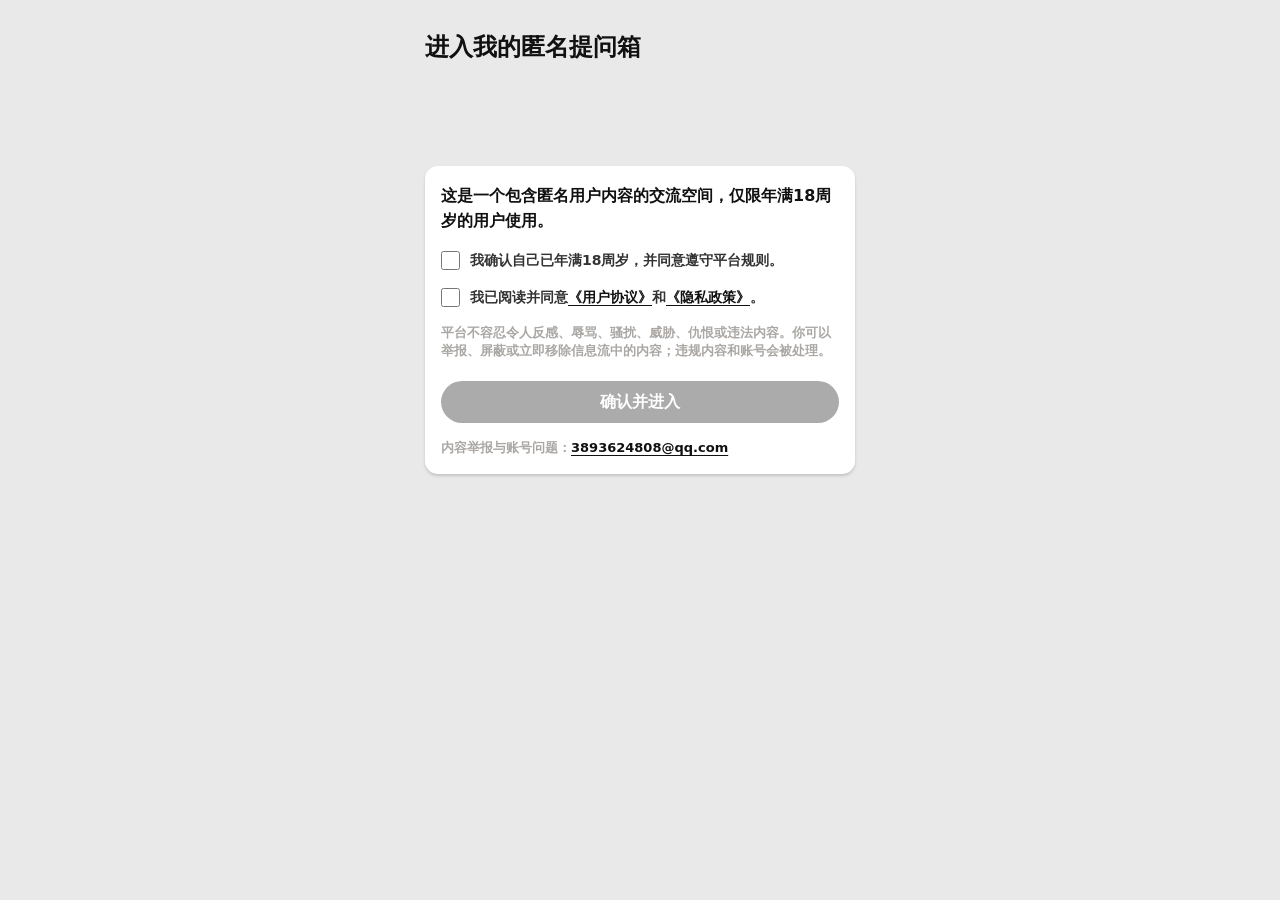
<file: index.html>
<!doctype html>
<html lang="zh-CN">
<head>
  <meta charset="UTF-8">
  <meta name="viewport" content="width=device-width, initial-scale=1.0, viewport-fit=cover">
  <meta http-equiv="Cache-Control" content="no-store">
  <meta name="theme-color" content="#ececec">
  <script src="./config.js"></script>

  <title>提问箱</title>
  <script type="importmap">
    {
      "imports": {
        "@supabase/supabase-js": "https://cdn.jsdelivr.net/npm/@supabase/supabase-js@2/+esm"
      }
    }
  </script>
  <script type="module" crossorigin src="./assets/index-DbOsFw3S.js"></script>
  <link rel="stylesheet" crossorigin href="./assets/index-ClbvQKIW.css">
</head>
<body>
  <main id="app" class="app-shell" aria-live="polite"></main>
  <div id="toast" class="toast" role="status"></div>
</body>
</html>
</file>
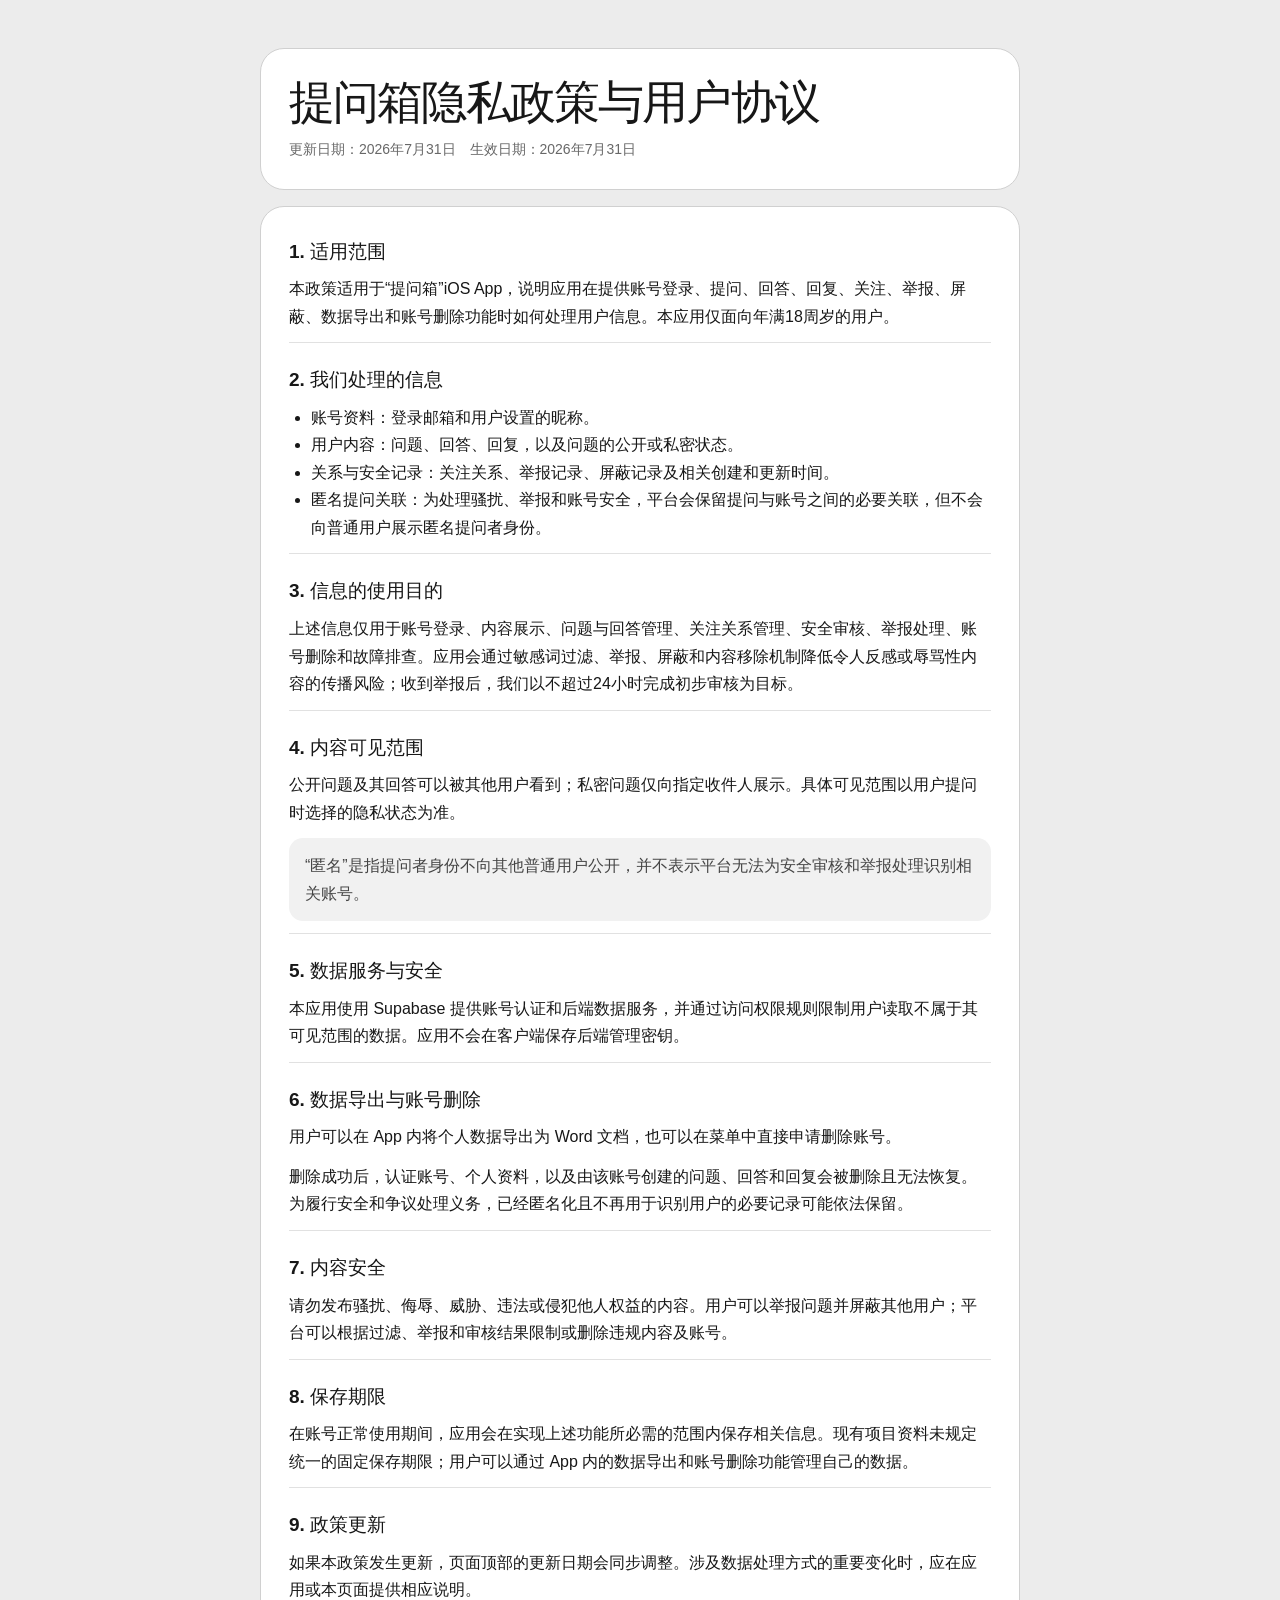
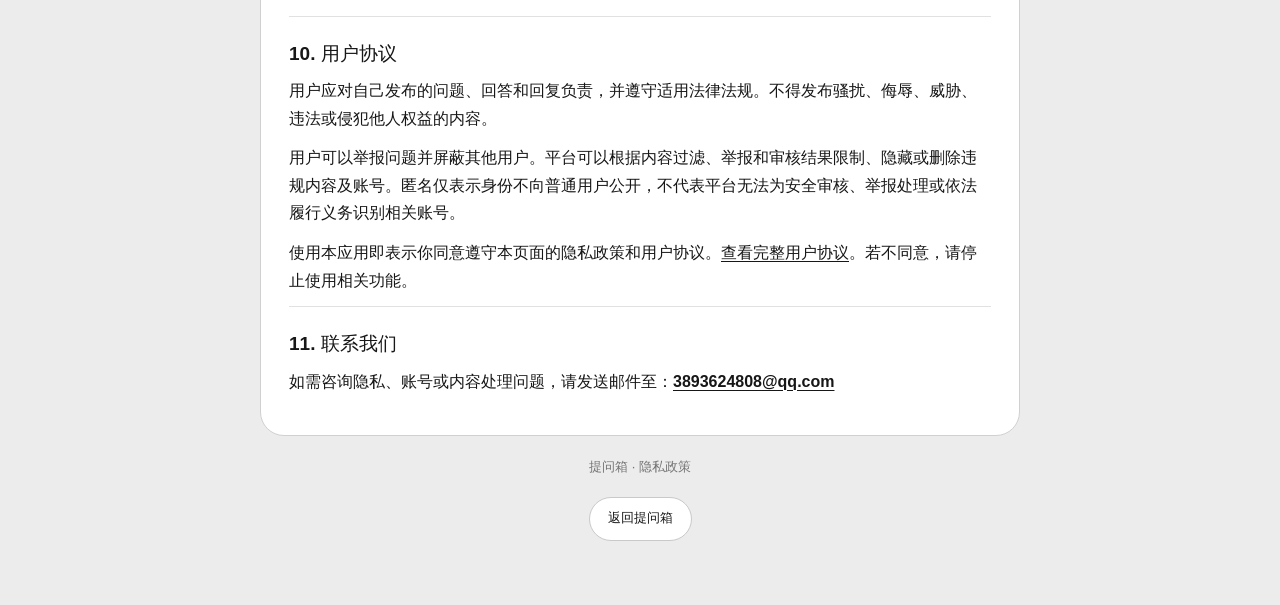
<file: privacy.html>
<!doctype html>
<html lang="zh-CN">
<head>
  <meta charset="UTF-8">
  <meta name="viewport" content="width=device-width, initial-scale=1, viewport-fit=cover">
  <meta name="color-scheme" content="light">
  <meta name="theme-color" content="#ececec">
  <title>提问箱隐私政策与用户协议</title>
  <style>
    :root {
      font-family: -apple-system, BlinkMacSystemFont, "SF Pro Text", "PingFang SC", "Helvetica Neue", sans-serif;
      color: #171717;
      background: #ececec;
      font-synthesis: none;
    }

    * { box-sizing: border-box; }

    body {
      margin: 0;
      min-height: 100vh;
      background: #ececec;
      line-height: 1.72;
      -webkit-font-smoothing: antialiased;
    }

    main {
      width: min(760px, calc(100% - 32px));
      margin: 0 auto;
      padding: max(48px, env(safe-area-inset-top)) 0 max(64px, env(safe-area-inset-bottom));
    }

    header {
      padding: 28px;
      margin-bottom: 16px;
      border: 1px solid #d0d0d0;
      border-radius: 24px;
      background: #fff;
    }

    h1 {
      margin: 0 0 8px;
      font-size: clamp(30px, 7vw, 46px);
      line-height: 1.12;
      letter-spacing: -0.04em;
    }

    .date {
      margin: 0;
      color: #686868;
      font-size: 14px;
    }

    article {
      padding: 8px 28px 28px;
      border: 1px solid #d0d0d0;
      border-radius: 24px;
      background: #fff;
    }

    section {
      padding-top: 24px;
    }

    section + section {
      margin-top: 4px;
      border-top: 1px solid #e1e1e1;
    }

    h2 {
      margin: 0 0 10px;
      font-size: 19px;
      line-height: 1.4;
    }

    p, li {
      font-size: 16px;
    }

    p {
      margin: 0 0 12px;
    }

    ul {
      margin: 0 0 12px;
      padding-left: 22px;
    }

    a {
      color: #171717;
      font-weight: 700;
      text-decoration-thickness: 1px;
      text-underline-offset: 3px;
    }

    .note {
      padding: 14px 16px;
      border-radius: 14px;
      background: #f1f1f1;
      color: #454545;
    }

    footer {
      padding: 20px 8px 0;
      color: #747474;
      text-align: center;
      font-size: 13px;
    }

    .back-link {
      display: inline-flex;
      align-items: center;
      justify-content: center;
      min-height: 44px;
      margin-top: 18px;
      padding: 0 18px;
      border: 1px solid #c9c9c9;
      border-radius: 999px;
      background: #fff;
      text-decoration: none;
    }

    @media (max-width: 520px) {
      main { width: min(100% - 20px, 760px); padding-top: max(20px, env(safe-area-inset-top)); }
      header { padding: 24px 20px; border-radius: 20px; }
      article { padding: 4px 20px 24px; border-radius: 20px; }
    }
  </style>
</head>
<body>
  <main>
    <header>
      <h1>提问箱隐私政策与用户协议</h1>
      <p class="date">更新日期：2026年7月31日　生效日期：2026年7月31日</p>
    </header>

    <article>
      <section>
        <h2>1. 适用范围</h2>
        <p>本政策适用于“提问箱”iOS App，说明应用在提供账号登录、提问、回答、回复、关注、举报、屏蔽、数据导出和账号删除功能时如何处理用户信息。本应用仅面向年满18周岁的用户。</p>
      </section>

      <section>
        <h2>2. 我们处理的信息</h2>
        <ul>
          <li>账号资料：登录邮箱和用户设置的昵称。</li>
          <li>用户内容：问题、回答、回复，以及问题的公开或私密状态。</li>
          <li>关系与安全记录：关注关系、举报记录、屏蔽记录及相关创建和更新时间。</li>
          <li>匿名提问关联：为处理骚扰、举报和账号安全，平台会保留提问与账号之间的必要关联，但不会向普通用户展示匿名提问者身份。</li>
        </ul>
      </section>

      <section>
        <h2>3. 信息的使用目的</h2>
        <p>上述信息仅用于账号登录、内容展示、问题与回答管理、关注关系管理、安全审核、举报处理、账号删除和故障排查。应用会通过敏感词过滤、举报、屏蔽和内容移除机制降低令人反感或辱骂性内容的传播风险；收到举报后，我们以不超过24小时完成初步审核为目标。</p>
      </section>

      <section>
        <h2>4. 内容可见范围</h2>
        <p>公开问题及其回答可以被其他用户看到；私密问题仅向指定收件人展示。具体可见范围以用户提问时选择的隐私状态为准。</p>
        <p class="note">“匿名”是指提问者身份不向其他普通用户公开，并不表示平台无法为安全审核和举报处理识别相关账号。</p>
      </section>

      <section>
        <h2>5. 数据服务与安全</h2>
        <p>本应用使用 Supabase 提供账号认证和后端数据服务，并通过访问权限规则限制用户读取不属于其可见范围的数据。应用不会在客户端保存后端管理密钥。</p>
      </section>

      <section>
        <h2>6. 数据导出与账号删除</h2>
        <p>用户可以在 App 内将个人数据导出为 Word 文档，也可以在菜单中直接申请删除账号。</p>
        <p>删除成功后，认证账号、个人资料，以及由该账号创建的问题、回答和回复会被删除且无法恢复。为履行安全和争议处理义务，已经匿名化且不再用于识别用户的必要记录可能依法保留。</p>
      </section>

      <section>
        <h2>7. 内容安全</h2>
        <p>请勿发布骚扰、侮辱、威胁、违法或侵犯他人权益的内容。用户可以举报问题并屏蔽其他用户；平台可以根据过滤、举报和审核结果限制或删除违规内容及账号。</p>
      </section>

      <section>
        <h2>8. 保存期限</h2>
        <p>在账号正常使用期间，应用会在实现上述功能所必需的范围内保存相关信息。现有项目资料未规定统一的固定保存期限；用户可以通过 App 内的数据导出和账号删除功能管理自己的数据。</p>
      </section>

      <section>
        <h2>9. 政策更新</h2>
        <p>如果本政策发生更新，页面顶部的更新日期会同步调整。涉及数据处理方式的重要变化时，应在应用或本页面提供相应说明。</p>
      </section>

      <section>
        <h2>10. 用户协议</h2>
        <p>用户应对自己发布的问题、回答和回复负责，并遵守适用法律法规。不得发布骚扰、侮辱、威胁、违法或侵犯他人权益的内容。</p>
        <p>用户可以举报问题并屏蔽其他用户。平台可以根据内容过滤、举报和审核结果限制、隐藏或删除违规内容及账号。匿名仅表示身份不向普通用户公开，不代表平台无法为安全审核、举报处理或依法履行义务识别相关账号。</p>
        <p>使用本应用即表示你同意遵守本页面的隐私政策和用户协议。<a href="terms.html">查看完整用户协议</a>。若不同意，请停止使用相关功能。</p>
      </section>

      <section>
        <h2>11. 联系我们</h2>
        <p>如需咨询隐私、账号或内容处理问题，请发送邮件至：<a href="mailto:3893624808@qq.com">3893624808@qq.com</a></p>
      </section>
    </article>

    <footer>
      <div>提问箱 · 隐私政策</div>
      <a class="back-link" href="./">返回提问箱</a>
    </footer>
  </main>
</body>
</html>
</file>
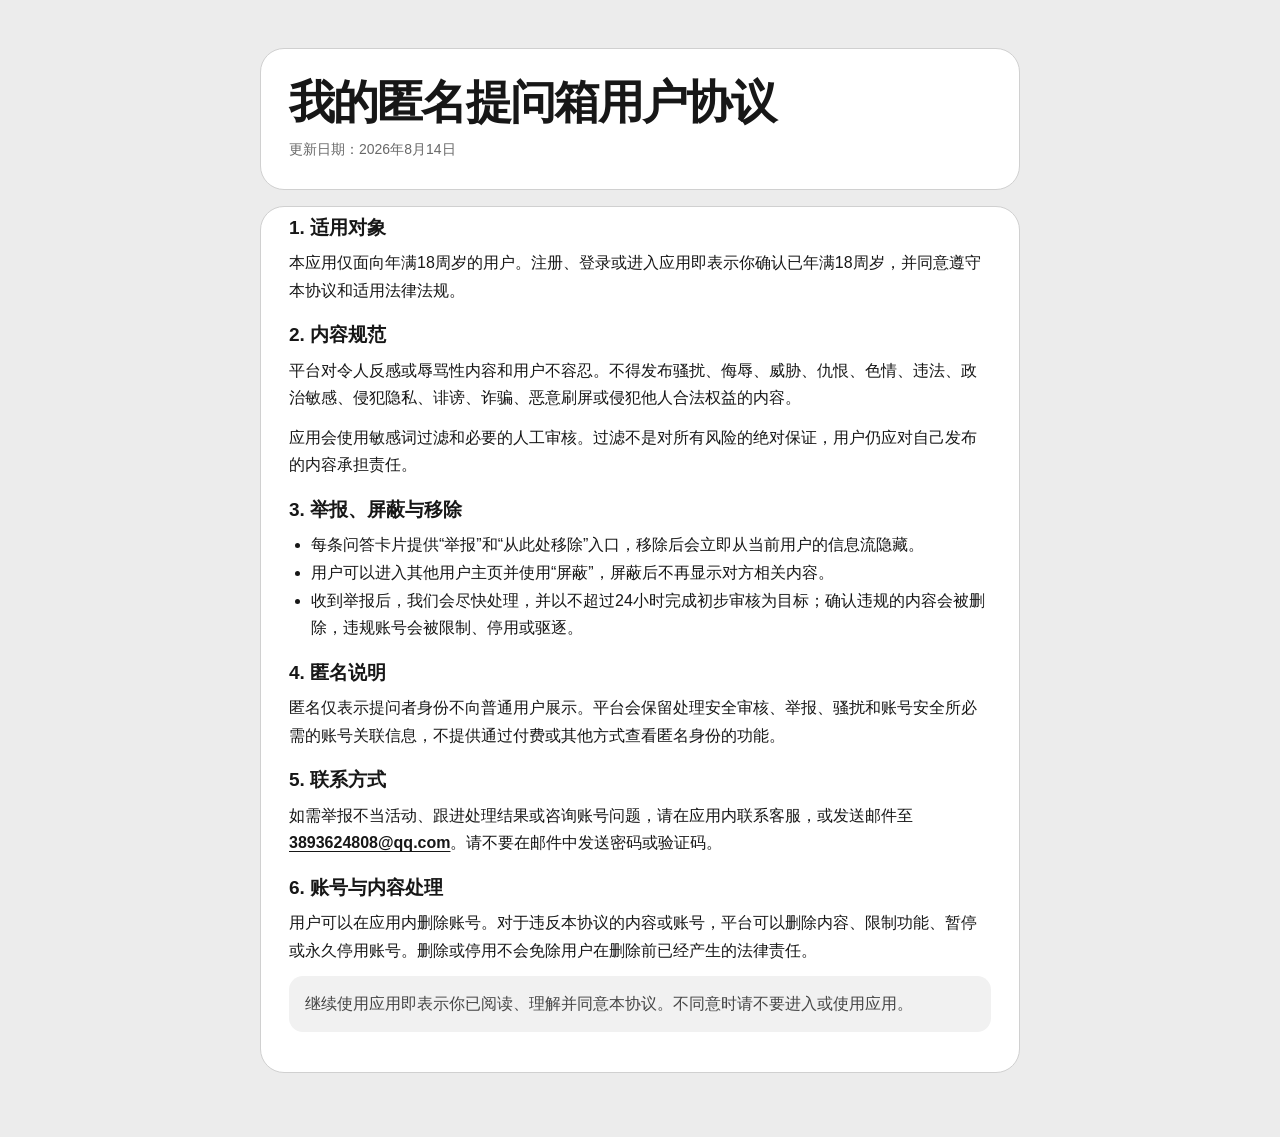
<file: terms.html>
<!doctype html>
<html lang="zh-CN">
<head>
  <meta charset="UTF-8">
  <meta name="viewport" content="width=device-width, initial-scale=1, viewport-fit=cover">
  <meta name="color-scheme" content="light">
  <title>我的匿名提问箱用户协议</title>
  <style>
    :root { font-family: -apple-system, BlinkMacSystemFont, "SF Pro Text", "PingFang SC", sans-serif; color: #171717; background: #ececec; }
    * { box-sizing: border-box; }
    body { margin: 0; line-height: 1.72; background: #ececec; }
    main { width: min(760px, calc(100% - 32px)); margin: 0 auto; padding: max(48px, env(safe-area-inset-top)) 0 max(64px, env(safe-area-inset-bottom)); }
    header, article { border: 1px solid #d0d0d0; border-radius: 24px; background: #fff; }
    header { padding: 28px; margin-bottom: 16px; }
    article { padding: 8px 28px 28px; }
    h1 { margin: 0 0 8px; font-size: clamp(30px, 7vw, 46px); line-height: 1.12; letter-spacing: -.04em; }
    h2 { margin: 18px 0 8px; font-size: 19px; line-height: 1.4; }
    h2:first-child { margin-top: 0; }
    p, li { font-size: 16px; }
    p { margin: 0 0 12px; }
    ul { margin: 0 0 12px; padding-left: 22px; }
    .date { margin: 0; color: #686868; font-size: 14px; }
    .note { padding: 14px 16px; border-radius: 14px; background: #f1f1f1; color: #454545; }
    a { color: #171717; font-weight: 700; text-underline-offset: 3px; }
  </style>
</head>
<body>
  <main>
    <header>
      <h1>我的匿名提问箱用户协议</h1>
      <p class="date">更新日期：2026年8月14日</p>
    </header>
    <article>
      <h2>1. 适用对象</h2>
      <p>本应用仅面向年满18周岁的用户。注册、登录或进入应用即表示你确认已年满18周岁，并同意遵守本协议和适用法律法规。</p>

      <h2>2. 内容规范</h2>
      <p>平台对令人反感或辱骂性内容和用户不容忍。不得发布骚扰、侮辱、威胁、仇恨、色情、违法、政治敏感、侵犯隐私、诽谤、诈骗、恶意刷屏或侵犯他人合法权益的内容。</p>
      <p>应用会使用敏感词过滤和必要的人工审核。过滤不是对所有风险的绝对保证，用户仍应对自己发布的内容承担责任。</p>

      <h2>3. 举报、屏蔽与移除</h2>
      <ul>
        <li>每条问答卡片提供“举报”和“从此处移除”入口，移除后会立即从当前用户的信息流隐藏。</li>
        <li>用户可以进入其他用户主页并使用“屏蔽”，屏蔽后不再显示对方相关内容。</li>
        <li>收到举报后，我们会尽快处理，并以不超过24小时完成初步审核为目标；确认违规的内容会被删除，违规账号会被限制、停用或驱逐。</li>
      </ul>

      <h2>4. 匿名说明</h2>
      <p>匿名仅表示提问者身份不向普通用户展示。平台会保留处理安全审核、举报、骚扰和账号安全所必需的账号关联信息，不提供通过付费或其他方式查看匿名身份的功能。</p>

      <h2>5. 联系方式</h2>
      <p>如需举报不当活动、跟进处理结果或咨询账号问题，请在应用内联系客服，或发送邮件至 <a href="mailto:3893624808@qq.com">3893624808@qq.com</a>。请不要在邮件中发送密码或验证码。</p>

      <h2>6. 账号与内容处理</h2>
      <p>用户可以在应用内删除账号。对于违反本协议的内容或账号，平台可以删除内容、限制功能、暂停或永久停用账号。删除或停用不会免除用户在删除前已经产生的法律责任。</p>
      <p class="note">继续使用应用即表示你已阅读、理解并同意本协议。不同意时请不要进入或使用应用。</p>
    </article>
  </main>
</body>
</html>
</file>
<file: assets/index-ClbvQKIW.css>
:root{color-scheme:light;--bg: #e9e9e9;--card: #fff;--ink: #111;--muted: #aaa7a4;--soft-shadow: 0 2px 3px rgba(0,0,0,.16);--lift-shadow: 0 12px 22px rgba(0,0,0,.12);--card-radius: 16px;--card-gap: 6px;--card-bridge-inset: 52px;--card-notch-radius: 3px;--connector-delay: 80ms;--connector-fade: .12s;font-family:PingFang SC,Hiragino Sans GB,Hiragino Sans,system-ui,-apple-system,sans-serif}*{box-sizing:border-box}html,body{margin:0;min-height:100%;background:var(--bg);color:var(--ink);font-family:PingFang SC,Hiragino Sans GB,Hiragino Sans,system-ui,-apple-system,sans-serif}body{overflow:hidden}button,textarea,input{font:inherit;font-family:inherit}button{border:0;padding:0;background:none;color:inherit;cursor:pointer;-webkit-tap-highlight-color:transparent}.app-shell{position:relative;width:100vw;height:100vh;height:100svh;overflow:hidden;background:var(--bg)}.screen{--rubber-y: 0px;height:100%;overflow:auto;padding:calc(18px + env(safe-area-inset-top)) max(22px,env(safe-area-inset-right)) calc(104px + env(safe-area-inset-bottom)) max(22px,env(safe-area-inset-left));scrollbar-width:none;overscroll-behavior:contain;transform:translate3d(0,calc(var(--rubber-y) * -1),0);transform-origin:50% 48%;transition:transform .62s cubic-bezier(.18,.88,.16,1),filter .62s cubic-bezier(.18,.88,.16,1)}.screen::-webkit-scrollbar{display:none}.app-shell.menu-open .screen{transform:translate3d(0,8px,0) scale(.94);filter:blur(4px);pointer-events:none}.app-shell.menu-open .bottom-nav{transform:none;filter:blur(4px);transition:filter .62s cubic-bezier(.18,.88,.16,1);pointer-events:none}.app-shell.menu-open .topbar{opacity:0}.topbar{max-width:430px;margin:0 auto;min-height:62px;position:relative;display:block}.brand{position:absolute;left:6px;top:3px;width:max-content;min-width:max-content;max-width:none;text-align:left;font-size:22px;line-height:30px;font-weight:900;letter-spacing:0;text-decoration:underline dotted;text-underline-offset:4px;text-decoration-thickness:3px;white-space:nowrap;overflow:visible}.brand:after{display:none}.top-actions{position:absolute;right:0;top:11px;display:flex;gap:26px;color:var(--muted);font-size:16px;line-height:1.2;font-weight:800}.top-actions button{text-decoration:underline;text-underline-offset:3px}.square-heading{max-width:430px;margin:-4px auto 21px;color:#111;font-weight:900;text-align:center;text-decoration:underline;text-underline-offset:4px}.plaza-switch,.globe-tabs{max-width:430px;min-height:33px;margin:2px auto 24px;display:flex;align-items:center;gap:28px;color:var(--muted);font-size:17px;font-weight:900}.plaza-switch button,.globe-tabs button{min-height:44px;margin:-6px -8px;padding:6px 8px;line-height:24px;text-decoration:underline;text-underline-offset:4px}.plaza-switch .active,.globe-tabs .active{color:#111;text-decoration:underline;text-underline-offset:4px}.tabs{max-width:430px;position:relative;height:33px;margin:7px auto 19px}.tab-pill{position:absolute;top:0;height:33px;border-radius:11px;background:var(--card);box-shadow:0 3px 3px #0000001f;font-size:16px;line-height:16px;font-weight:900;color:#0b0b0b;white-space:nowrap;overflow:hidden;transition:left .5s cubic-bezier(.2,.8,.2,1),width .5s cubic-bezier(.2,.8,.2,1),transform .22s cubic-bezier(.2,.9,.18,1)}.tab-pill:first-child{left:0;width:calc(100% - 81px);display:flex;align-items:center;justify-content:flex-start;padding-left:20px}.tab-pill:nth-child(2){left:calc(100% - 73px);width:73px;display:flex;align-items:center;justify-content:flex-end;padding-right:20px}.tabs.sent .tab-pill:first-child{width:73px}.tabs.sent .tab-pill:nth-child(2){left:81px;width:calc(100% - 81px)}.tab-pill:active,.tab-pill.is-pressing{transform:translateY(2px) scale(.985)}.tab-pill.is-switching{transition:left .5s cubic-bezier(.2,.8,.2,1),width .5s cubic-bezier(.2,.8,.2,1),transform .2s cubic-bezier(.2,.9,.18,1)}.feed{max-width:430px;margin:0 auto}.empty{margin-top:44px;text-align:center;color:var(--muted);font-weight:800}.feed-end{width:96px;height:2px;margin:34px auto 0;border-radius:999px;background:#050505}.follow-list,.directory-list{max-width:430px;margin:0 auto;padding:0 4px;display:flex;flex-direction:column;align-items:flex-start;gap:12px}.follow-row,.directory-row{width:100%;min-height:34px;padding:0;border-radius:0;background:transparent;box-shadow:none;display:flex;align-items:center;justify-content:flex-start;text-align:left}.follow-row:has(.fusion-left:active){transform:translateY(2px) scale(.99)}.fusion-wrap{position:relative;display:flex;width:100%;align-items:stretch}.fusion-wrap svg{position:absolute;top:0;right:0;bottom:0;left:0;width:100%;height:100%;overflow:visible}.fusion-wrap path{fill:#fff}.fusion-left,.fusion-right{position:relative;z-index:1;display:flex;flex:1 1 0%;min-width:0;align-items:center;padding:6px 14px;font-size:14px;line-height:1.3;color:#2d2d2d;white-space:nowrap;overflow:hidden;text-overflow:ellipsis;font-weight:500}.fusion-left{padding-left:10px;padding-right:20px;justify-content:flex-start;color:#000}.fusion-right{padding-left:20px;padding-right:10px;justify-content:flex-start;color:#888;text-decoration:none;touch-action:manipulation;-webkit-tap-highlight-color:transparent}.fusion-right.is-empty{text-decoration:none}.profile-panel{width:100%;max-width:430px;margin:0 auto}.profile-head{width:100%;min-height:45px;margin-bottom:9px;padding-top:30px;position:relative}.profile-back{position:absolute;left:0;top:2px;font-size:32px;line-height:1;color:#555}.profile-top-actions{position:absolute;right:0;top:12px;display:flex;gap:18px;color:var(--muted);font-size:16px;line-height:1.2;font-weight:800}.profile-top-actions button{text-decoration:underline;text-underline-offset:3px}.profile-username{position:absolute;left:30px;top:10px;font-size:18px;line-height:1;font-weight:900;width:max-content;max-width:none;white-space:nowrap;overflow:visible}.follow-toggle{white-space:nowrap;color:var(--muted);font-size:inherit;font-weight:900;text-decoration:underline;text-underline-offset:3px}.follow-toggle.following{color:#111;text-decoration:none}.profile-feed{max-width:none}.search-screen{padding-top:calc(24px + env(safe-area-inset-top))}.search-page{max-width:430px;min-height:70svh;margin:0 auto;position:relative;padding-top:72px}.search-back,.search-close{position:absolute;top:0;right:8px;color:#333;font-size:42px;line-height:1}.search-back{left:0;right:auto}.import-title{position:absolute;left:0;top:7px;font-size:24px;font-weight:900}.search-panel{height:38px;display:grid;grid-template-columns:1fr auto;align-items:center;gap:10px;border-radius:13px;background:#fff;box-shadow:var(--soft-shadow);padding:0 10px 0 14px}.search-panel input{width:100%;min-width:0;border:0;outline:0;color:#111;background:transparent;font-size:16px;font-weight:800}.search-panel input::placeholder{color:var(--muted)}.search-confirm{color:#111;font-weight:900;text-decoration:underline;text-underline-offset:3px}.auth-title{position:absolute;left:0;top:7px;font-size:24px;font-weight:900}.auth-panel{display:grid;gap:12px;padding:18px 16px 16px;border-radius:13px;background:#fff;box-shadow:var(--soft-shadow)}.auth-field{display:grid;gap:6px}.auth-field span{color:var(--muted);font-size:12px;font-weight:900}.auth-field input{width:100%;height:42px;border:0;border-bottom:1px solid #d8d8d8;outline:0;background:transparent;color:#111;font-size:16px;font-weight:800}.auth-submit{height:42px;margin-top:4px;border-radius:999px;background:#111;color:#fff;font-weight:900}.auth-secondary{height:40px;border-radius:999px;background:#f1f1f2;color:#111;font-weight:900}.auth-extra{display:grid;gap:10px;margin-top:18px;justify-items:start}.auth-extra button{color:#555;font-weight:900;text-decoration:underline;text-underline-offset:3px}.auth-help,.auth-message{margin:0;color:var(--muted);font-size:13px;line-height:1.45;font-weight:800}.auth-help a,.safety-gate-panel a{color:#111;font-weight:900;text-decoration:underline;text-underline-offset:3px}.safety-gate-page{padding-top:max(56px,10vh)}.safety-gate-panel{margin-top:52px;gap:16px}.safety-gate-lead{margin:0;color:#111;font-size:16px;line-height:1.55;font-weight:900}.consent-row{display:flex;align-items:flex-start;gap:10px;color:#333;font-size:14px;line-height:1.5;font-weight:800}.consent-row input{flex:0 0 auto;width:19px;height:19px;margin:1px 0 0;accent-color:#111}.auth-consent-row{margin-top:2px}.auth-submit:disabled{opacity:.35;cursor:not-allowed}.auth-message-panel{gap:16px}.auth-email{margin:0;color:#111;font-size:15px;line-height:1.35;font-weight:900;word-break:break-all}.auth-mode-toggle{margin-top:18px;color:var(--muted);font-weight:900;text-decoration:underline;text-underline-offset:3px}.stamp-stack{position:relative;margin-top:20px}.stamp-stack:first-child{margin-top:0}.thread-safety-actions{min-height:20px;padding:6px 8px 0;display:flex;justify-content:flex-end}.thread-safety-actions button{color:#999;font-size:11px;font-weight:700;text-decoration:underline;text-underline-offset:2px}.info-page{padding-top:58px}.info-title{margin-bottom:14px;font-size:24px;line-height:1.2;font-weight:900}.info-card{padding:18px 16px;border-radius:var(--card-radius);background:var(--card);box-shadow:var(--soft-shadow);color:#555;font-size:14px;line-height:1.7}.info-card h2{margin:18px 0 6px;color:#111;font-size:16px}.info-card h2:first-child{margin-top:0}.info-card p{margin:0 0 12px}.info-card a{color:#111;font-weight:800;word-break:break-all}.inline-link,.legal-document-links button,.legal-document-back{color:#111;font-weight:900;text-decoration:underline;text-underline-offset:3px}.inline-link{display:inline;padding:0;vertical-align:baseline}.legal-document-links{display:grid;gap:10px;margin:16px 0;padding:14px 16px;border-radius:14px;background:#f1f1f1}.legal-document-links button{justify-self:start;text-align:left}.legal-document-back{display:inline-flex;margin:0 0 16px;padding:0;color:#666}.support-email{display:inline-block;margin:4px 0 16px;font-size:18px}.info-note{color:#888;font-size:13px}.stamp{position:relative;z-index:1;min-height:0;padding:15px 14px 30px;border-radius:var(--card-radius);background:var(--card);box-shadow:var(--soft-shadow);transition:transform .18s ease,box-shadow .36s ease,opacity .26s ease}.stamp[data-card-act],.sub-replies[data-card-act]{cursor:pointer}.stamp.reply{min-height:0;margin-top:var(--card-gap)}.sub-replies{position:relative;z-index:5;min-height:88px;margin-top:var(--card-gap);padding:18px 15px 14px;border-radius:var(--card-radius);background:var(--card);box-shadow:var(--soft-shadow);color:#777;font-size:12px;overflow:visible;transition:transform .18s ease,box-shadow .36s ease,opacity .26s ease,min-height .36s cubic-bezier(.2,.92,.16,1),padding .36s cubic-bezier(.2,.92,.16,1)}.sub-replies.is-collapsed{min-height:42px;height:42px;padding:10px 14px;display:flex;align-items:center;justify-content:space-between}.sub-replies.is-collapsed.no-answer-left{justify-content:flex-end}.sub-replies-content{overflow:visible}.stamp-stack[data-mode=profile] .sub-replies.has-answer-left:not(.is-collapsed) .sub-replies-content,.stamp-stack[data-mode=square] .sub-replies.has-answer-left:not(.is-collapsed) .sub-replies-content{padding-bottom:34px}.sub-replies.is-resizing{min-height:0;overflow:visible;transition:height .32s cubic-bezier(.22,.74,.24,1),padding .32s cubic-bezier(.22,.74,.24,1),box-shadow .36s ease}.sub-replies.is-resizing .sub-replies-content{overflow:hidden}.sub-replies.is-collapsing-content .sub-replies-content{opacity:0;transition:opacity 90ms ease}.sub-replies.is-collapsing-content .reply-line+.reply-line:before{opacity:0;transition:opacity 90ms ease}.sub-replies.is-collapsed .sub-replies-content{display:none}.sub-replies.is-collapsed .stamp-action{position:static}.stamp-title{font-size:16px;line-height:16px;font-weight:900;margin-bottom:16px}.stamp-body{white-space:pre-line;font-size:14px;line-height:1.25;padding-right:22px}.stamp.reply .stamp-body{padding-top:0;padding-bottom:0;line-height:1.25}.inline-answer{width:100%;min-height:58px;border:0;outline:0;resize:none;background:transparent;font:inherit;font-size:16px;line-height:1.35;color:#111}.inline-answer::placeholder{color:#b8b8b8}.reply-textarea{width:100%;min-height:74px;padding:0 28px 18px 0;border:0;outline:0;resize:none;background:transparent;color:#333;font-size:16px;line-height:1.4}.reply-textarea::placeholder{color:#b8b8b8}.stamp-action{position:absolute;z-index:3;color:var(--muted);font-size:14px;font-weight:900;text-decoration:underline;text-underline-offset:2px}.action-top{right:13px;top:14px}.action-left{left:14px;bottom:12px}.action-right{right:14px;bottom:12px}.reply-line{display:block;width:100%;margin:0 0 4px;padding:0;color:#777;font-size:12px;line-height:1.35;text-align:left;border-top:0}.reply-line+.reply-line{margin-top:13px;padding-top:14px;position:relative}.reply-line+.reply-line:before{content:"";position:absolute;top:0;left:50%;width:64px;height:1px;transform:translate(-50%);border-radius:999px;background:#cfcfcf}.reply-name{display:block;width:max-content;max-width:none;padding:0;margin:0 0 3px;color:#777;font-size:12px;line-height:1.35;text-align:left;white-space:nowrap;word-break:keep-all;writing-mode:horizontal-tb;overflow:visible;background:transparent;border:0;font-weight:900}.reply-name:active{transform:translateY(1px)}.reply-line strong{display:block;color:#777;font-size:12px;margin-bottom:3px}.reply-line span{display:block}.sent-answers .stamp-title{margin-bottom:4px}.sent-answers .stamp-body,.sent-answers .reply-line,.sent-answer-line{overflow:visible}.sent-answer-line{display:block;width:auto;max-width:none;margin:0;padding:0;color:#777;text-align:left;cursor:pointer}.sent-answer-owner{display:block;width:max-content;max-width:none;margin:0 0 2px;padding:0;color:#777;font-size:12px;font-weight:900;line-height:1.35;white-space:nowrap;word-break:keep-all;overflow:visible;text-overflow:clip;letter-spacing:0;writing-mode:horizontal-tb}.sent-answer-text{display:block;color:#777;font-size:12px;line-height:1.35;white-space:pre-line}.sent-answers .reply-line{margin-bottom:0;cursor:pointer}.sent-answers .reply-line+.reply-line{margin-top:5px;padding-top:0}.sent-answers .reply-line+.reply-line:before{display:none}.fusion-note-input{position:relative;z-index:2;height:auto;padding:6px 10px 6px 20px;border:0;outline:0;border-radius:0;background:transparent;color:#888;font-size:16px;line-height:1.15;font-family:inherit;font-weight:500;text-align:left;box-shadow:none}.stamp:has(+.stamp):after,.stamp:has(+.sub-replies):after{content:"";display:block;position:absolute;pointer-events:none;left:var(--card-bridge-inset);right:var(--card-bridge-inset);bottom:calc(var(--card-gap) * -1);height:var(--card-gap);background:#fff;z-index:4;-webkit-mask:radial-gradient(circle at left 50%,transparent 0 var(--card-notch-radius),#000 calc(var(--card-notch-radius) + .5px)),radial-gradient(circle at right 50%,transparent 0 var(--card-notch-radius),#000 calc(var(--card-notch-radius) + .5px));-webkit-mask-composite:source-in;mask:radial-gradient(circle at left 50%,transparent 0 var(--card-notch-radius),#000 calc(var(--card-notch-radius) + .5px)),radial-gradient(circle at right 50%,transparent 0 var(--card-notch-radius),#000 calc(var(--card-notch-radius) + .5px));mask-composite:intersect}.sub-replies:before{content:"";display:block;position:absolute;pointer-events:none;left:var(--card-bridge-inset);right:var(--card-bridge-inset);top:calc(var(--card-gap) * -1);height:var(--card-gap);background:#fff;z-index:4;-webkit-mask:radial-gradient(circle at left 50%,transparent 0 var(--card-notch-radius),#000 calc(var(--card-notch-radius) + .5px)),radial-gradient(circle at right 50%,transparent 0 var(--card-notch-radius),#000 calc(var(--card-notch-radius) + .5px));-webkit-mask-composite:source-in;mask:radial-gradient(circle at left 50%,transparent 0 var(--card-notch-radius),#000 calc(var(--card-notch-radius) + .5px)),radial-gradient(circle at right 50%,transparent 0 var(--card-notch-radius),#000 calc(var(--card-notch-radius) + .5px));mask-composite:intersect}.stamp.is-acting,.sub-replies.is-acting{transform:translateY(1px)}.stamp-stack.is-open>.stamp:first-child,.stamp-stack.is-open>.stamp.reply:not(.is-acting){box-shadow:var(--soft-shadow)}.stamp-stack.is-revealing-open>.stamp.reply,.stamp-stack.is-revealing-open>.sub-replies{animation:answerCardReveal .36s cubic-bezier(.2,.92,.16,1) both;transform-origin:50% 0}.stamp-stack.is-revealing-replies>.sub-replies{animation:answerCardReveal .36s cubic-bezier(.2,.92,.16,1) both;transform-origin:50% 0}.stamp-stack.is-sub-replies-resizing>.sub-replies{animation:none}.stamp-stack.is-revealing-open .stamp:has(+.stamp):after,.stamp-stack.is-revealing-open .stamp:has(+.sub-replies):after,.stamp-stack.is-revealing-replies .stamp:has(+.sub-replies):after{animation:connectorReveal var(--connector-fade) ease var(--connector-delay) both}.stamp-stack.is-sub-replies-resizing .stamp:has(+.sub-replies):after{opacity:1;animation:none!important}@keyframes answerCardReveal{0%{opacity:0;transform:scaleY(.88)}to{opacity:1;transform:scaleY(1)}}@keyframes connectorReveal{0%{opacity:0}to{opacity:1}}.bottom-nav{position:absolute;left:0;right:0;bottom:0;z-index:20;height:95px;max-width:none;margin:0;border-radius:0;background-color:#fff3;backdrop-filter:saturate(30%) blur(1.6px);-webkit-backdrop-filter:saturate(30%) blur(1.6px);display:flex;align-items:center;justify-content:space-evenly;padding:0 30px 10px;pointer-events:none}.bottom-nav:after{content:"";position:absolute;left:50%;bottom:9px;width:142px;height:5px;transform:translate(-50%);border-radius:999px;background:#050505}.bottom-nav button{pointer-events:auto;height:auto;border-radius:0;background:none;box-shadow:none;backdrop-filter:none;-webkit-backdrop-filter:none;word-break:break-word;font-weight:800;line-height:normal;font-size:13px;color:#000;white-space:nowrap;padding:8px 14px}.bottom-nav button.active{text-decoration:underline;text-underline-offset:4px;text-decoration-thickness:2px}.sheet-backdrop{position:fixed;top:0;right:0;bottom:0;left:0;display:grid;align-items:end;background:#e8e8e894;backdrop-filter:blur(8px);-webkit-backdrop-filter:blur(8px);z-index:30;animation:sheetBackdropIn .18s ease both}.sheet-backdrop.is-closing{animation:sheetBackdropOut .22s ease both}.sheet{width:min(100vw,430px);min-height:min(calc(100svh - 88px),738px);margin:0 auto;padding:18px 34px calc(34px + env(safe-area-inset-bottom));border-radius:34px 34px 0 0;background:#f1f1f2;box-shadow:0 -3px 14px #00000014;animation:sheetRise .26s cubic-bezier(.2,.92,.16,1) both}.sheet-backdrop.is-closing .sheet{animation:sheetSink .22s cubic-bezier(.42,0,.36,1) both}.grab{width:54px;height:5px;border-radius:999px;background:#d9d9d9;margin:0 auto 28px}.sheet-head{display:flex;justify-content:space-between;align-items:center;margin-bottom:28px}.sheet h2{margin:0;font-size:18px}.close{position:relative;z-index:3;font-size:34px;line-height:1;width:44px;height:44px}.compose-box{isolation:isolate;position:relative;width:100%;height:min(360px,45svh);border-radius:8px;background:#fff}.textarea{position:relative;z-index:0;display:block;width:100%;height:calc(100% - 36px);resize:none;outline:0;border:0;border-radius:inherit;background:transparent;padding:21px 17px;font-size:16px;line-height:1.35}.compose-text{box-shadow:none}.compose-tools{position:absolute;left:14px;bottom:10px;z-index:10;height:25px;pointer-events:none}.sheet-row{display:flex;justify-content:space-between;align-items:center;margin-top:9px;color:var(--muted);font-weight:800}.compose-meta{position:relative;z-index:1;margin-top:-28px;width:max-content;padding:0;justify-content:flex-start;background:transparent}.question-length{position:absolute;right:12px;bottom:3px;z-index:30;display:block;width:64px;min-width:64px;max-width:64px;height:18px;overflow:visible;color:#777;font-size:15px;font-weight:700;font-family:Arial,sans-serif;font-variant-numeric:tabular-nums;line-height:18px;text-align:right;background:transparent;white-space:nowrap;letter-spacing:0;direction:ltr;pointer-events:none}.private-toggle{position:relative;pointer-events:auto;transform:translate(-10px,8px);width:auto;min-width:68px;height:25px;padding:0 10px;border-radius:10px;background:#ffffff75;box-shadow:0 1px 1px #0000000f;color:#b7b7b7;font-size:13px;font-weight:800;white-space:nowrap;text-decoration:underline;text-underline-offset:2px}.private-toggle.active{color:#111;font-weight:900;background:#ffffffb8;box-shadow:0 1px 2px #00000017;text-decoration:none}.choose{margin-top:22px;color:var(--muted);font-size:13px;font-weight:800;white-space:nowrap}.recipient-list{display:flex;gap:8px;overflow-x:auto;scroll-behavior:smooth;scrollbar-width:none;margin-top:17px;padding:0 2px 10px}.chips-progress{position:relative;height:14px;border-radius:999px;background:transparent;overflow:hidden;touch-action:none;cursor:grab}.chips-progress:before{content:"";position:absolute;left:0;right:0;top:4px;height:6px;border-radius:999px;background:#ffffffd1}.chips-progress span{position:absolute;left:0;top:4px;display:block;width:38%;height:6px;border-radius:inherit;background:#d9d9d9;transform:translate(0);transition:width .14s ease,transform .14s ease;will-change:transform}.chips-progress.is-dragging,.chips-progress:active{cursor:grabbing}.chips-progress.is-dragging span{background:#cfcfcf;transition:width .14s ease}.chips-progress.is-disabled{cursor:default}.recipient-list::-webkit-scrollbar{display:none}.chip{flex:0 0 auto;display:inline-flex;align-items:center;justify-content:center;width:auto;min-width:max-content;padding:5px 10px 6px;border-radius:11px;background:transparent;color:#8d8d8d;font-size:14px;font-weight:800;font-family:Arial,sans-serif;letter-spacing:0;line-height:1.2;white-space:nowrap;overflow:visible;text-align:left;text-decoration:none}.chip-label{display:block;width:auto;min-width:max-content;overflow:visible;color:inherit;font:inherit;letter-spacing:0;line-height:inherit;text-align:center;white-space:nowrap;word-break:normal;writing-mode:horizontal-tb}.chip.active{color:#111;background:#fff;box-shadow:0 2px 5px #0000001f}.send{display:block;margin-top:28px;margin-left:auto;width:auto;height:auto;border-radius:0;background:none;box-shadow:none;font-size:20px;font-weight:900}@keyframes sheetBackdropIn{0%{opacity:0}to{opacity:1}}@keyframes sheetBackdropOut{0%{opacity:1}to{opacity:0}}@keyframes sheetRise{0%{opacity:.98;transform:translateY(108%)}to{opacity:1;transform:translateY(0)}}@keyframes sheetSink{0%{opacity:1;transform:translateY(0)}to{opacity:.98;transform:translateY(108%)}}.menu{position:fixed;top:0;right:0;bottom:0;left:0;z-index:40;background:#e9e9e9;padding:calc(74px + env(safe-area-inset-top)) max(44px,env(safe-area-inset-right)) 40px max(58px,env(safe-area-inset-left));opacity:.35;transform:translate(-100%);transition:transform .68s cubic-bezier(.16,.86,.16,1),opacity .42s ease}.menu.open{opacity:1;transform:translate(0)}.menu-close{position:absolute;right:34px;top:calc(42px + env(safe-area-inset-top));font-size:42px;color:#666}.menu-brand{display:flex;align-items:flex-end;gap:10px;margin-bottom:72px}.menu-logo{font-size:36px;font-weight:900}.menu-small{color:var(--muted);font-weight:800;text-decoration:underline}.menu-list{display:grid;gap:25px;justify-items:start}.menu-list button{color:var(--muted);font-size:22px;font-weight:900;text-decoration:underline}.toast{position:fixed;left:50%;bottom:calc(102px + env(safe-area-inset-bottom));transform:translate(-50%,12px);opacity:0;padding:10px 14px;border-radius:999px;background:#000000bf;color:#fff;pointer-events:none;z-index:80;transition:opacity .2s ease,transform .2s ease}.toast.show{opacity:1;transform:translate(-50%)}.test-switcher{position:fixed;left:max(12px,env(safe-area-inset-left));right:max(12px,env(safe-area-inset-right));bottom:calc(86px + env(safe-area-inset-bottom));z-index:80;display:flex;gap:6px;justify-content:center;pointer-events:auto}.test-switcher button{border:1px solid rgba(0,0,0,.08);border-radius:999px;background:#ffffffc2;box-shadow:0 6px 18px #0000001f;color:#141414b8;font-size:12px;font-weight:800;padding:7px 10px;-webkit-backdrop-filter:blur(14px);backdrop-filter:blur(14px)}.test-switcher button.active{background:#141414d6;color:#fff}.test-switcher button.danger{color:#9a3a3a}
</file>
